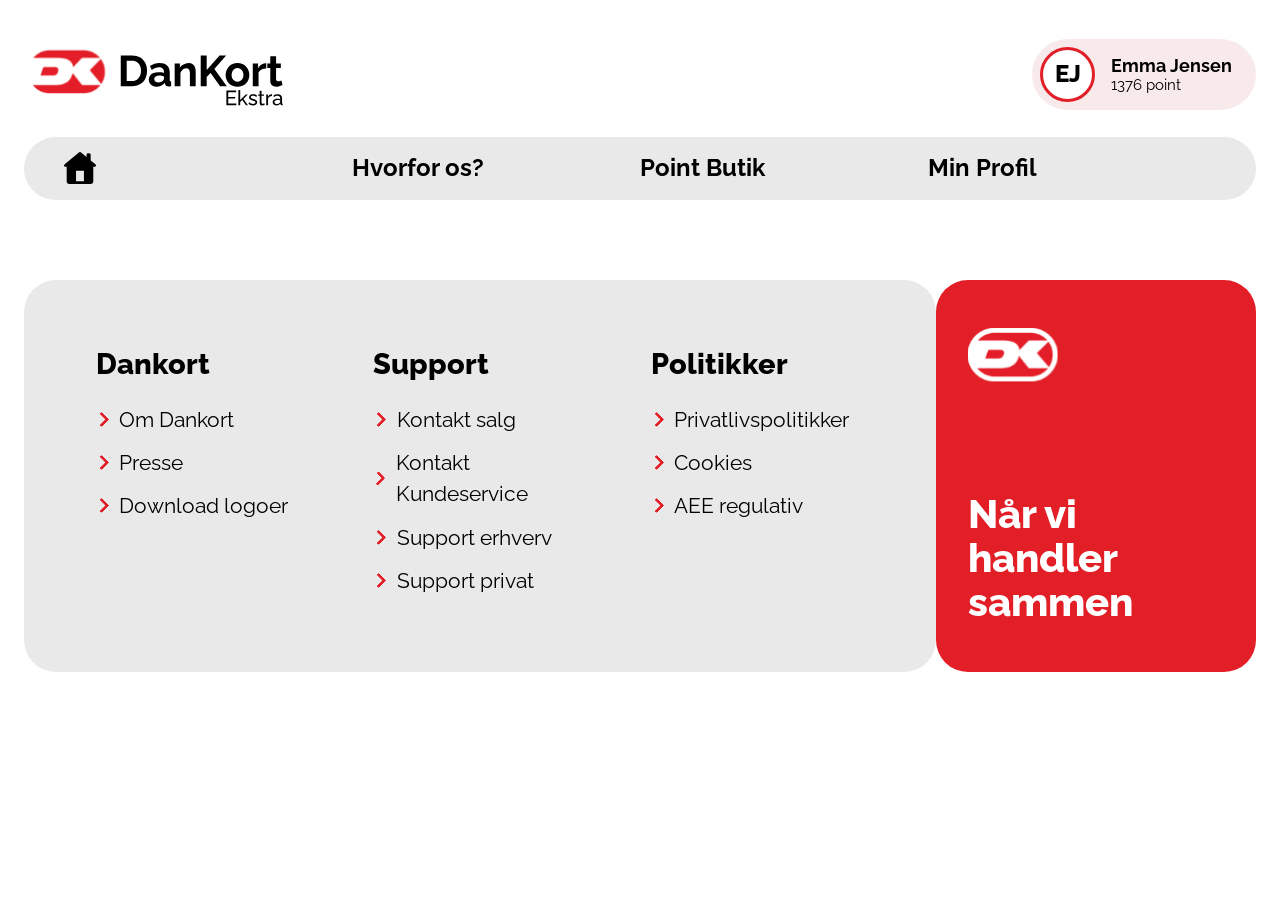
<file: dynamic.html>
<!doctype html>
<html lang="da">
  <head>
    <meta charset="UTF-8" />
    <meta name="viewport" content="width=device-width, initial-scale=1.0" />
    <link rel="icon" type="image/svg+xml" href="img/header-footer/logo.svg" />
    <title>Dankort</title>
    <link rel="stylesheet" href="css/reset.css" />
    <link rel="stylesheet" href="css/generel.css" />
    <link rel="stylesheet" href="css/componenter.css" />
    <link rel="stylesheet" href="css/index.css" />
    <link rel="preconnect" href="https://fonts.googleapis.com" />
    <link rel="preconnect" href="https://fonts.gstatic.com" crossorigin />
    <link
      href="https://fonts.googleapis.com/css2?family=Aboreto&family=Alegreya:ital,wght@0,400..900;1,400..900&family=Dela+Gothic+One&family=Delius&family=Inter:ital,opsz,wght@0,14..32,100..900;1,14..32,100..900&family=Krona+One&family=Lora:ital,wght@0,400..700;1,400..700&family=Montserrat:ital,wght@0,100..900;1,100..900&family=Noto+Serif:ital,wght@0,100..900;1,100..900&family=Pacifico&family=Patrick+Hand&family=Playfair+Display:ital,wght@0,400..900;1,400..900&family=Raleway:ital,wght@0,100..900;1,100..900&family=Roboto:ital,wght@0,100..900;1,100..900&family=Rokkitt:ital,wght@0,100..900;1,100..900&family=Sigmar+One&family=Story+Script&family=Walter+Turncoat&display=swap"
      rel="stylesheet"
    />
  </head>
  <body>
    <!--- Header --->
    <header class="header">
      <div class="header-top">
        <!-- Burger menu (mobil + tablet) -->
        <button class="burger-btn" aria-label="Åbn menu">
          <span></span>
          <span></span>
          <span></span>
        </button>

        <a href="#" class="logo">
          <img
            src="img/header-footer/header-logo.svg"
            alt="DanKort Ekstra logo"
          />
        </a>

        <!-- KUN: Mobil & Tablet -->
        <div class="profile-mobile">
          <span>EJ</span>
        </div>

        <!--  KUN: Desktop -->
        <div class="profile-desktop">
          <div class="profile-circle">
            <span>EJ</span>
          </div>
          <div class="profile-info">
            <p class="name">Emma Jensen</p>
            <p class="points">1376 point</p>
          </div>
        </div>
      </div>

      <!-- NAVIGATION -->
      <nav class="nav">
        <div class="nav-inner">
          <div class="menu-top">
            <a href="#" class="menu-logo">
              <img src="img/header-footer/logo.svg" alt="Dankort logo" />
            </a>

            <button class="menu-close" aria-label="Luk menu">✕</button>
          </div>

          <ul>
            <li>
              <a href="index.html">
                <img src="img/header-footer/hus.svg" alt="Forside" />
              </a>
            </li>
            <li><a href="about.html">Hvorfor os?</a></li>
            <li><a href="points.html">Point Butik</a></li>
            <li><a href="profile.html">Min Profil</a></li>
          </ul>
        </div>
      </nav>
    </header>
    <!-- Main -->
    <main></main>

    <!-- Footer-->
    <footer class="footer">
      <div class="footer-container">
        <!-- Grå boks -->
        <div class="footer-links">
          <div class="footer-section">
            <h3>Dankort</h3>
            <ul>
              <li>
                <a href="#"><span class="footer-arrow"></span>Om Dankort</a>
              </li>
              <li>
                <a href="#"><span class="footer-arrow"></span>Presse</a>
              </li>
              <li>
                <a href="#"
                  ><span class="footer-arrow"></span>Download logoer</a
                >
              </li>
            </ul>
          </div>

          <div class="footer-section">
            <h3>Support</h3>
            <ul>
              <li>
                <a href="#"><span class="footer-arrow"></span>Kontakt salg</a>
              </li>
              <li>
                <a href="#"
                  ><span class="footer-arrow"></span>Kontakt Kundeservice</a
                >
              </li>
              <li>
                <a href="#"
                  ><span class="footer-arrow"></span>Support erhverv</a
                >
              </li>
              <li>
                <a href="#"><span class="footer-arrow"></span>Support privat</a>
              </li>
            </ul>
          </div>

          <div class="footer-section">
            <h3>Politikker</h3>
            <ul>
              <li>
                <a href="#"
                  ><span class="footer-arrow"></span>Privatlivspolitikker</a
                >
              </li>
              <li>
                <a href="#"><span class="footer-arrow"></span>Cookies</a>
              </li>
              <li>
                <a href="#"><span class="footer-arrow"></span>AEE regulativ</a>
              </li>
            </ul>
          </div>
        </div>

        <!-- Rød boks -->
        <div class="footer-brand">
          <img src="img/header-footer/logo.svg" alt="Dankort logo" />
          <h2>Når vi handler sammen</h2>
        </div>
      </div>
    </footer>
    <!-- Link til JS -->
    <script src="javascript/menu.js"></script>
  </body>
</html>
</file>
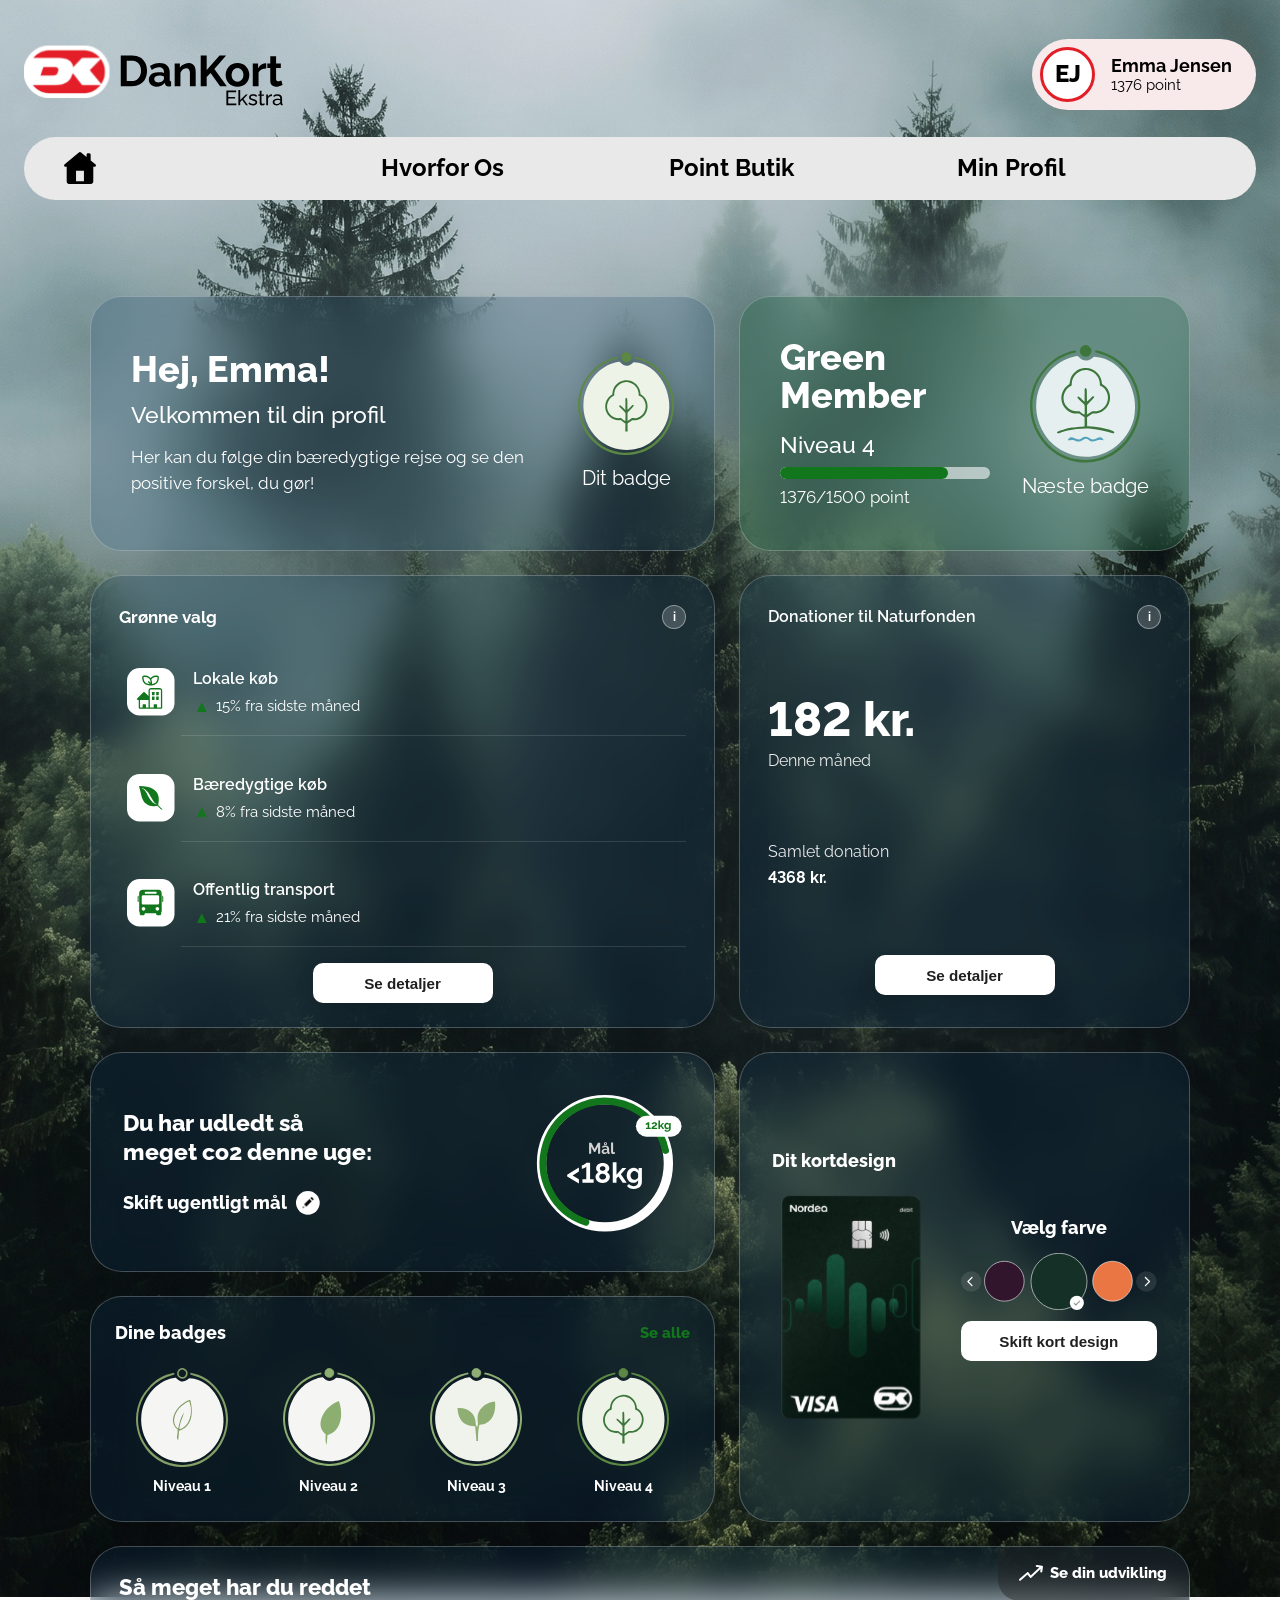
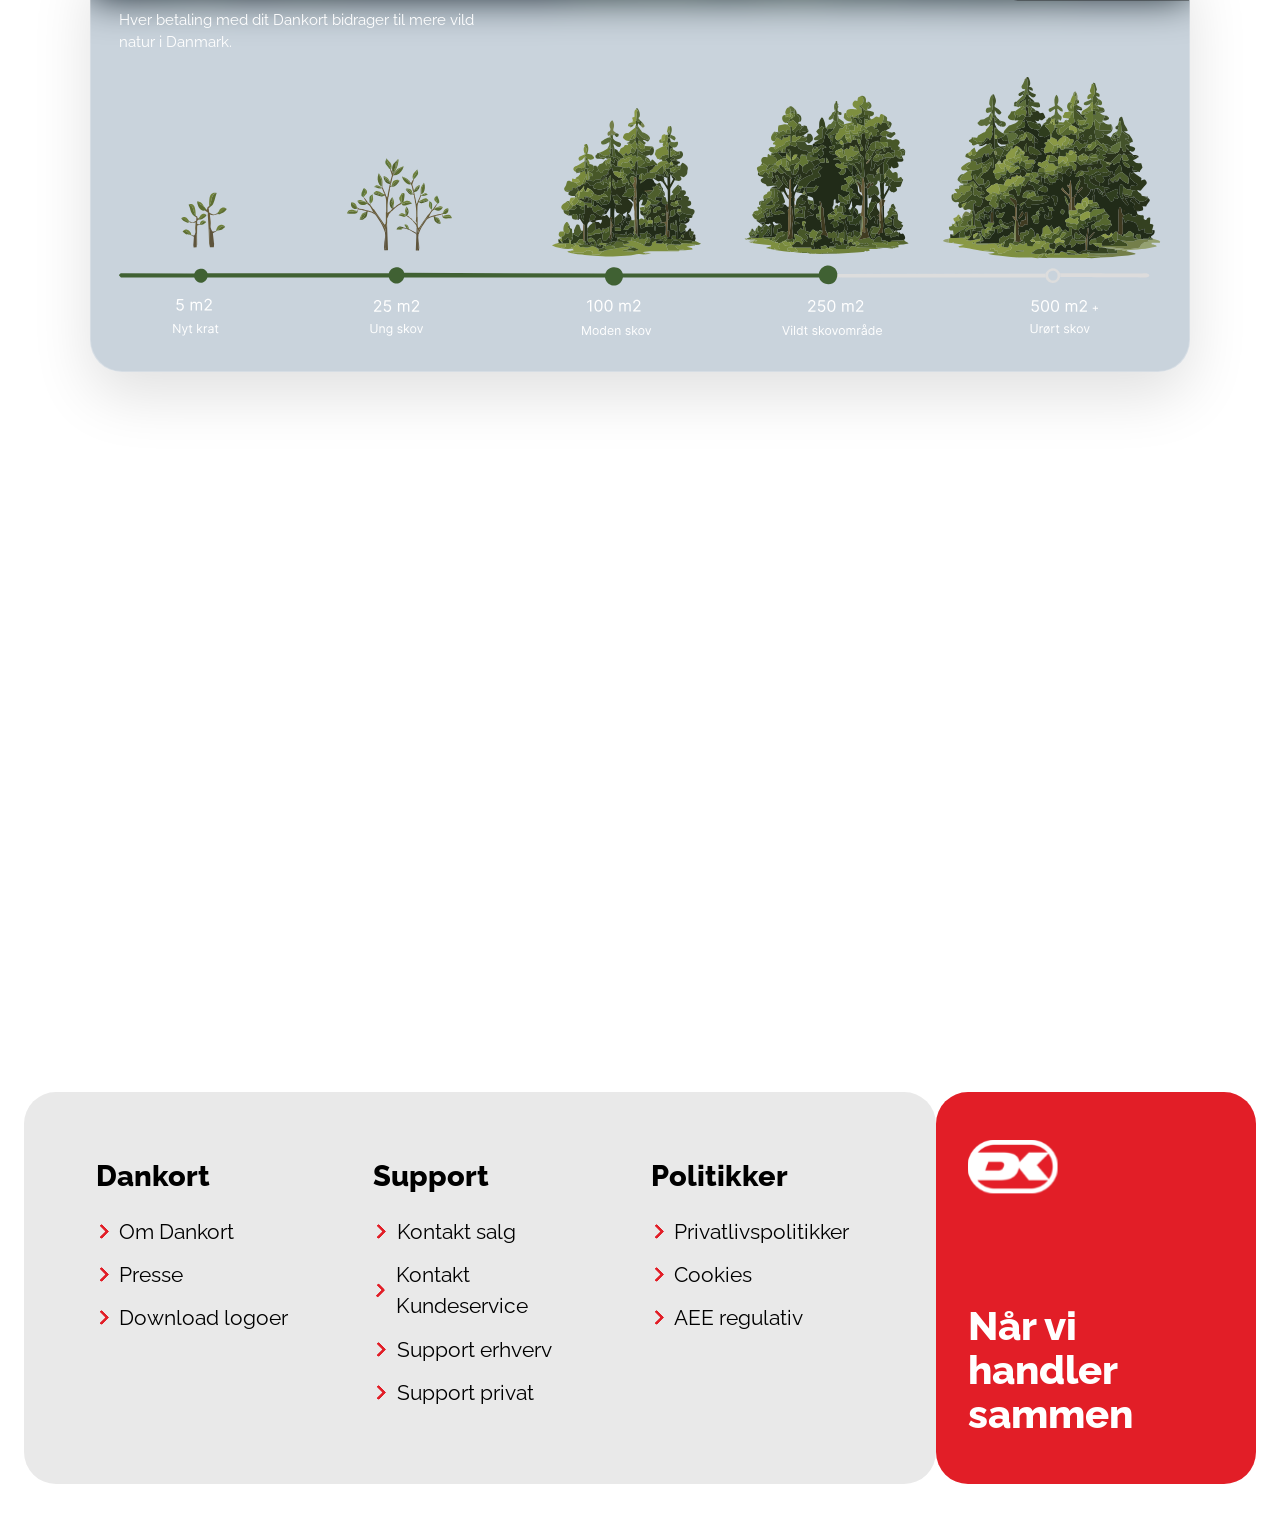
<file: profile.html>
<!doctype html>
<html lang="da">
  <head>
    <meta charset="UTF-8" />
    <meta name="viewport" content="width=device-width, initial-scale=1.0" />
    <link rel="icon" type="image/svg+xml" href="img/header-footer/logo.svg" />
    <title>Dankort Ekstra</title>
    <link rel="stylesheet" href="css/reset.css" />
    <link rel="stylesheet" href="css/generel.css" />
    <link rel="stylesheet" href="css/componenter.css" />
    <link rel="stylesheet" href="css/profile.css" />
    <link rel="stylesheet" href="css/index.css" />
    <link rel="preconnect" href="https://fonts.googleapis.com" />
    <link rel="preconnect" href="https://fonts.gstatic.com" crossorigin />
    <link
      href="https://fonts.googleapis.com/css2?family=Aboreto&family=Alegreya:ital,wght@0,400..900;1,400..900&family=Dela+Gothic+One&family=Delius&family=Inter:ital,opsz,wght@0,14..32,100..900;1,14..32,100..900&family=Krona+One&family=Lora:ital,wght@0,400..700;1,400..700&family=Montserrat:ital,wght@0,100..900;1,100..900&family=Noto+Serif:ital,wght@0,100..900;1,100..900&family=Pacifico&family=Patrick+Hand&family=Playfair+Display:ital,wght@0,400..900;1,400..900&family=Raleway:ital,wght@0,100..900;1,100..900&family=Roboto:ital,wght@0,100..900;1,100..900&family=Rokkitt:ital,wght@0,100..900;1,100..900&family=Sigmar+One&family=Story+Script&family=Walter+Turncoat&display=swap"
      rel="stylesheet"
    />
  </head>
  <body>
    <!-- Header -->
    <header class="header">
      <div class="header-top">
        <!-- Burger menu (mobil + tablet) -->
        <button class="burger-btn" aria-label="Åbn menu">
          <span></span>
          <span></span>
          <span></span>
        </button>

        <a href="index.html" class="logo">
          <img
            src="img/header-footer/header-logo.svg"
            alt="DanKort Ekstra logo"
          />
        </a>

        <!-- KUN: Mobil & Tablet -->
        <a href="profile.html">
          <div class="profile-mobile">
            <span>EJ</span>
          </div>
        </a>

        <!--  KUN: Desktop -->
        <div class="profile-desktop">
          <a href="profile.html">
            <div class="profile-circle">
              <span>EJ</span>
            </div>
          </a>
          <div class="profile-info">
            <p class="name">Emma Jensen</p>
            <p class="points">1376 point</p>
          </div>
        </div>
      </div>
      <!-- NAVIGATION -->
      <nav class="nav">
        <div class="nav-inner">
          <div class="menu-top">
            <a href="index.html" class="menu-logo">
              <img src="img/header-footer/logo.svg" alt="Dankort logo" />
            </a>

            <button class="menu-close" aria-label="Luk menu">✕</button>
          </div>

          <ul>
            <li>
              <a href="index.html">
                <img src="img/header-footer/hus.svg" alt="Forside" />
              </a>
            </li>
            <li class="forside-link">
              <a class="nav-link" href="index.html">Forside</a>
            </li>
            <li><a class="nav-link" href="about.html">Hvorfor Os</a></li>
            <li><a class="nav-link" href="points.html">Point Butik</a></li>
            <li><a class="nav-link" href="profile.html">Min Profil</a></li>
          </ul>
        </div>
      </nav>
    </header>
    <!-- Main -->
    <main>
      <section class="profile-hero">
        <div class="profile-badge">
          <div class="badge-copy">
            <p class="badge-greeting">Hej, Emma!</p>
            <p class="badge-title">Velkommen til din profil</p>
            <p class="badge-text">
              Her kan du følge din bæredygtige rejse og se den positive forskel,
              du gør!
            </p>
          </div>
          <div class="badge-image">
            <img src="img/profile/badge4.svg" alt="Badge ikon" />
            <p>Dit badge</p>
          </div>
        </div>
        <div class="profile-member-rank">
          <div class="rank-copy">
            <p class="rank-title">Green Member</p>
            <p class="rank-level">Niveau 4</p>
            <div
              class="rank-progress"
              role="progressbar"
              aria-label="1376 ud af 1500 point"
              aria-valuenow="1376"
              aria-valuemin="0"
              aria-valuemax="1500"
            >
              <span></span>
            </div>
            <p class="rank-points">
              <span class="tabular-tal">1376/1500</span> point
            </p>
          </div>
          <div class="rank-badge">
            <img src="img/profile/RANK.svg" alt="Rank ikon" />
            <p>Næste badge</p>
          </div>
        </div>
        <div class="donation-card">
          <div class="donation-header">
            <p class="donation-title">Donationer til Naturfonden</p>
            <span class="donation-info">i</span>
          </div>
          <div class="donation-value-row">
            <p class="donation-value tabular-tal">182 kr.</p>
            <p class="donation-subtitle">Denne måned</p>
          </div>
          <p class="donation-total">
            Samlet donation <br />
            <span class="tabular-tal">4368 kr.</span>
          </p>
          <button class="donation-button">Se detaljer</button>
        </div>
        <div class="green-choice-card">
          <div class="green-choice-header">
            <p class="green-choice-title">Grønne valg</p>
            <span class="donation-info">i</span>
          </div>

          <div class="green-choice-item">
            <div class="green-choice-icon">
              <img src="img/profile/local.svg" alt="Lokale køb" />
            </div>
            <div class="green-choice-copy">
              <p class="green-choice-item-title">Lokale køb</p>
              <p class="green-choice-item-note">15% fra sidste måned</p>
            </div>
          </div>

          <div class="green-choice-item">
            <div class="green-choice-icon">
              <img src="img/profile/sustainable.svg" alt="Bæredygtige køb" />
            </div>
            <div class="green-choice-copy">
              <p class="green-choice-item-title">Bæredygtige køb</p>
              <p class="green-choice-item-note">8% fra sidste måned</p>
            </div>
          </div>

          <div class="green-choice-item">
            <div class="green-choice-icon">
              <img src="img/profile/transport.svg" alt="Offentlig transport" />
            </div>
            <div class="green-choice-copy">
              <p class="green-choice-item-title">Offentlig transport</p>
              <p class="green-choice-item-note">21% fra sidste måned</p>
            </div>
          </div>
          <button class="donation-button">Se detaljer</button>
        </div>

        <div class="co2-illustration-section">
          <div class="co2-copy">
            <p class="co2-title">
              Du har udledt så <br />
              meget co2 denne uge:
            </p>
            <button class="co2-goal-button">
              Skift ugentligt mål
              <img src="img/profile/blyant.svg" alt="" />
            </button>
          </div>
          <div class="co2-status">
            <img src="img/profile/cirkle-status.svg" alt="CO2 mål under 18kg" />
          </div>
        </div>

        <div class="badges-illustration-section">
          <div class="badges-header">
            <p class="badges-title">Dine badges</p>
            <a class="badges-link" href="#">Se alle</a>
          </div>
          <div class="badges-list">
            <div class="badge-item">
              <img src="img/profile/badge1.svg" alt="Badge 1" />
              <p>Niveau 1</p>
            </div>
            <div class="badge-item">
              <img src="img/profile/badge2.svg" alt="Badge 2" />
              <p>Niveau 2</p>
            </div>
            <div class="badge-item">
              <img src="img/profile/bagde3.svg" alt="Badge 3" />
              <p>Niveau 3</p>
            </div>
            <div class="badge-item">
              <img src="img/profile/badge4.svg" alt="Badge 4" />
              <p>Niveau 4</p>
            </div>
          </div>
        </div>

        <div class="card-design-card">
          <div class="card-design-preview">
            <p class="card-design-title">Dit kortdesign</p>
            <img
              class="card-design-card-image"
              src="img/profile/Generated with Kive.ai - Change only the blue color elements of this Nordea debit card to the exact dark green color %23153127 while preserving everything else exactly as it is. Do not change the background_ layout_ logos_ typography_ chi (1) 1.svg"
              alt="Grønt Nordea kort"
            />
          </div>

          <div class="card-design-controls">
            <p class="card-design-label">Vælg farve</p>
            <img
              class="card-design-colors"
              src="img/profile/colors.svg"
              alt="Farvevalg"
            />
            <button class="card-design-button">Skift kort design</button>
          </div>
        </div>

        <div class="development-illustration-section">
          <div class="development-header">
            <div class="development-copy">
              <p class="development-title">Så meget har du reddet</p>
              <p class="development-text">
                Hver betaling med dit Dankort bidrager til mere vild natur i
                Danmark.
              </p>
            </div>
            <a class="development-link" href="#">
              <img src="img/profile/arrow.svg" alt="" />
              Se din udvikling
            </a>
          </div>
          <img
            class="development-track"
            src="img/profile/track-impact.svg"
            alt="Udvikling over reddet natur"
          />
          <img
            class="development-track-mobile"
            src="img/profile/track-impact-mobile.svg"
            alt="Udvikling over reddet natur"
          />
        </div>
      </section>
    </main>

    <!-- Footer-->
    <footer class="footer">
      <div class="footer-container">
        <!-- Grå boks -->
        <div class="footer-links">
          <div class="footer-section">
            <h3>Dankort</h3>
            <ul>
              <li>
                <a href="#"><span class="footer-arrow"></span>Om Dankort</a>
              </li>
              <li>
                <a href="#"><span class="footer-arrow"></span>Presse</a>
              </li>
              <li>
                <a href="#"
                  ><span class="footer-arrow"></span>Download logoer</a
                >
              </li>
            </ul>
          </div>

          <div class="footer-section">
            <h3>Support</h3>
            <ul>
              <li>
                <a href="#"><span class="footer-arrow"></span>Kontakt salg</a>
              </li>
              <li>
                <a href="#"
                  ><span class="footer-arrow"></span>Kontakt Kundeservice</a
                >
              </li>
              <li>
                <a href="#"
                  ><span class="footer-arrow"></span>Support erhverv</a
                >
              </li>
              <li>
                <a href="#"><span class="footer-arrow"></span>Support privat</a>
              </li>
            </ul>
          </div>

          <div class="footer-section">
            <h3>Politikker</h3>
            <ul>
              <li>
                <a href="#"
                  ><span class="footer-arrow"></span>Privatlivspolitikker</a
                >
              </li>
              <li>
                <a href="#"><span class="footer-arrow"></span>Cookies</a>
              </li>
              <li>
                <a href="#"><span class="footer-arrow"></span>AEE regulativ</a>
              </li>
            </ul>
          </div>
        </div>

        <!-- Rød boks -->
        <div class="footer-brand">
          <img src="img/header-footer/logo.svg" alt="Dankort logo" />
          <h2>Når vi handler sammen</h2>
        </div>
      </div>
    </footer>
    <!-- Link til JS -->
    <script src="javascript/menu.js"></script>
  </body>
</html>
</file>
<file: css/generel.css>
:root {
  /* bagrunds farve */
  --color-bg-primary: #ffffff;

  /* brugte farver */
  --color-grey: #e9e9e9;
  --color-red: #e21e27;
  --color-pink-beige: #f8eaea;
  --color-dark: #202020;

  /* Font */
  --font-primary: "Raleway", sans-serif;
  --color-text-primary: #000000;
  --color-text-secondary: #ffffff;

  /* Border radius */
  --radius-small: 0.5rem;
  --radius-medium: 2rem;
}
/* --------- BREDDE I MAIN ---------*/
main {
  max-width: 1400px;
  margin: 0 auto;
  padding: 0 1.5rem;
}
/* --- tablet ---*/
@media (min-width: 768px) {
  main {
    padding: 0 3rem;
  }
}
/* --- desktop ---*/
@media (min-width: 1024px) {
  main {
    padding: 0 1.5rem;
  }
  .page-content {
    max-width: 1200px;
    margin: 0 auto;
    padding-top: 3rem;
  }
}
/* --------- FONT---------*/
body {
  background-color: var(--color-bg-primary);
  font-family: var(--font-primary);
  font-weight: 400;
  line-height: 1.5;
  color: var(--color-text-primary);
}

h1 {
  font-size: 2.5rem;
  font-weight: 800;
  line-height: 1.1;
}

h2 {
  font-size: 1.85rem;
  font-weight: 600;
  line-height: 1.3;
}

h3 {
  font-size: 1.25rem;
  font-weight: 400;
  line-height: 1.4;
}

p {
  font-size: 1rem;
  font-weight: 400;
  line-height: 1.6;
}
/* --------- CTA---------*/
.red-cta {
  background-color: var(--color-red);
  color: var(--color-text-secondary);
}
.grey-cta {
  background-color: var(--color-grey);
  color: var(--color-text-primary);
}
.white-cta {
  background-color: var(--color-bg-primary);
  color: var(--color-text-primary);
}
.red-cta,
.grey-cta,
.white-cta {
  display: inline-flex;
  justify-content: center;
  align-items: center;
  font-family: var(--font-primary);
  font-size: 0.7rem;
  font-weight: 800;
  line-height: 1.1;
  text-align: center;
  padding: 0.65rem 1.3rem;
  border-radius: var(--radius-small);
  border: none;
  cursor: pointer;
  transition:
    transform 0.2s ease,
    opacity 0.2s ease;
}

.red-cta:hover,
.grey-cta:hover,
.white-cta:hover {
  transform: scale(1.02);
  opacity: 0.95;
}

/* --------- TABLET ---------*/
@media (min-width: 768px) {
  /* --------- FONT---------*/
  h1 {
    font-size: 3.5rem;
  }

  h2 {
    font-size: 2rem;
  }
  h3 {
    font-size: 1.6rem;
  }

  p {
    font-size: 1.125rem;
  }
  /* --------- CTA---------*/
  .red-cta,
  .grey-cta,
  .white-cta {
    font-size: 0.9rem;
    padding: 0.85rem 1.7rem;
  }
}
/* --------- DESKTOP ---------*/
@media (min-width: 1024px) {
  /* --------- FONT---------*/
  h1 {
    font-size: 4.5rem;
  }

  h2 {
    font-size: 3rem;
  }
  h3 {
    font-size: 1.75rem;
  }
  p {
    font-size: 1.25rem;
  }

  /* --------- CTA---------*/
  .red-cta,
  .grey-cta,
  .white-cta {
    font-size: 1rem;
    padding: 0.8rem 1.8rem;
  }
}
</file>
<file: css/componenter.css>
/* ------------------------- HEADER ------------------------- */
.header {
  padding: 2rem 1.5rem;
}

/* ---------- toppen ---------- */
.header-top {
  display: flex;
  align-items: center;
  justify-content: space-between;
  margin-bottom: 1.25rem;
}
/* --- logo --- */
.logo {
  display: flex;
  justify-content: center;
}
.logo img {
  width: 155px;
  height: auto;
}

/* ------ profil cirklen ------ */
.profile-mobile {
  width: 45px;
  height: 45px;
  border: 2px solid var(--color-red);
  border-radius: 50%;
  display: flex;
  justify-content: center;
  align-items: center;
  font-weight: 800;
  font-size: 1rem;
  z-index: 1001;
}
/* Skuljer fulde navn & point - som kun vises i desktop */
.profile-desktop {
  display: none;
}

/* ---------- BURGER MENU ---------- */
.burger-btn {
  display: flex;
  flex-direction: column;
  justify-content: center;
  align-items: flex-start;
  width: 40px;
  height: 40px;
  background: none;
  border: none;
  padding: 0;
  cursor: pointer;
  flex-shrink: 0;
  z-index: 1002;
  gap: 0.22rem;
  justify-self: start;
}
/* Selve knappen (de 3 streger) */
.burger-btn span {
  display: block;
  width: 14px;
  height: 1.5px;
  background-color: var(--color-text-primary);
  border-radius: 999px;
}

/* Skjul knappen når menu er åben */
.header.menu-open .burger-btn {
  opacity: 0;
  pointer-events: none;
}

/* ------ når popupmenu er ÅBEN ------ */
.nav {
  display: none;
  position: fixed;
  inset: 0;
  width: 100%;
  height: 100vh;
  background: rgba(255, 255, 255, 0.35);
  backdrop-filter: blur(12px);
  -webkit-backdrop-filter: blur(12px);
  z-index: 1000;
}
/* når menu åbnes */
.header.menu-open .nav {
  display: block;
}
.nav-inner {
  width: 82%;
  max-width: 420px;
  height: 100%;
  background: rgba(255, 255, 255, 0.72);
  backdrop-filter: blur(18px);
  -webkit-backdrop-filter: blur(18px);
  border-top-right-radius: 2.5rem;
  border-bottom-right-radius: 2.5rem;
  padding: 2rem;
  display: flex;
  flex-direction: column;
}
.menu-top {
  display: flex;
  justify-content: space-between;
  align-items: center;
  margin-bottom: 3rem;
}

.menu-logo img {
  width: 80px;
  height: auto;
}
/* krydset */
.menu-close {
  background: none;
  border: none;
  font-size: 1.6rem;
  line-height: 1;
  cursor: pointer;
  color: var(--color-text-primary);
}
/* hus skjules i popup menuen */
.nav li:first-child {
  display: none;
}
/* --- navigationen --- */
.nav ul {
  display: flex;
  flex-direction: column;
  align-items: flex-start;
  gap: 2.5rem;
  width: 100%;
  padding: 0;
}

.nav li {
  width: 100%;
  list-style: none;
}

.nav a {
  font-size: 1.5rem;
  font-weight: 500;
}

/* skujler profilcirkel når menu åben  */
.header.menu-open .profile-mobile {
  opacity: 0;
  pointer-events: none;
}

/* --------- TABLET --------- */
@media (min-width: 768px) {
  .header {
    padding: 3rem;
  }

  /* burgermenu knap */
  .burger-btn {
    width: 45px;
    height: 15px;
  }

  .burger-btn span {
    width: 24px;
    height: 4px;
  }
  /* logo */
  .logo img {
    width: 220px;
  }

  .profile-mobile {
    width: 85px;
    height: 85px;
    font-size: 2rem;
  }

  .nav-inner {
    max-width: 520px;
    padding: 3rem;
  }

  .menu-logo img {
    width: 140px;
  }

  .menu-close {
    font-size: 2rem;
  }

  .nav a {
    font-size: 3rem;
  }

  .nav li:first-child img {
    width: 52px;
  }
}

/* --------- DESKTOP --------- */
@media (min-width: 1024px) {
  .header {
    max-width: 1400px;
    margin: 0 auto;
    padding: 2rem 1.5rem;
  }

  /* Fjern burger menu knap */
  .burger-btn {
    display: none;
  }

  /* fjerner forside linket i nav */
  .forside-link {
    display: none;
  }

  /* ---------- TOP - original desktop ---------- */
  .header-top {
    align-items: center;
    justify-content: space-between;
    margin-bottom: 1.25rem;
  }

  .logo {
    margin-right: 0;
  }

  .logo img {
    width: 260px;
  }

  /* Skjul mobil cirkel */
  .profile-mobile {
    display: none;
  }

  /* Desktop profil */
  .profile-desktop {
    display: flex;
    align-items: center;
    background-color: var(--color-pink-beige);
    padding: 0.5rem 1.5rem 0.5rem 0.5rem;
    border-radius: 999px;
    gap: 1rem;
  }

  .profile-circle {
    width: 55px;
    height: 55px;
    border: 3px solid var(--color-red);
    border-radius: 50%;
    display: flex;
    justify-content: center;
    align-items: center;
    font-weight: 800;
    font-size: 1.5rem;
    background-color: var(--color-bg-primary);
    transition: 0.3s ease;
  }

  .profile-circle:hover {
    transform: scale(1.08);
  }

  .profile-info .name {
    font-weight: 700;
    font-size: 1.1rem;
    line-height: 1.2;
  }

  .profile-info .points {
    font-size: 0.95rem;
    line-height: 1.2;
  }

  /* ---------- NAVIGATION DESKTOP ---------- */

  .nav {
    display: block;
    position: static;
    width: 100%;
    height: auto;
    background: var(--color-grey);
    backdrop-filter: none;
    -webkit-backdrop-filter: none;
    border-radius: 40px;
    padding: 0.85rem 2.5rem;
  }

  .nav-inner {
    width: 100%;
    max-width: none;
    height: auto;
    background: none;
    backdrop-filter: none;
    padding: 0;
    border-radius: 0;
  }

  .menu-top {
    display: none;
  }
  /* ------ nav links ------ */

  .nav ul {
    flex-direction: row;
    justify-content: space-between;
    align-items: center;
    gap: 0;
  }

  .nav a {
    font-size: 1.5rem;
    font-weight: 700;
  }

  .nav-link {
    padding: 0.8rem 1.8rem;
    border-radius: 999px;
    transition: 0.25s ease;
  }

  .nav-link:hover {
    background-color: var(--color-red);
    color: white;
  }

  /* ------ huset ------ */
  .nav li:first-child {
    display: block;
  }
  .nav li:first-child img {
    width: 32px;
  }

  .nav li:first-child img {
    transition: 0.25s ease;
  }

  .nav li:first-child img:hover {
    transform: scale(1.12);
  }
}
/* ------------------------- FOOTER ------------------------- */
.footer {
  padding: 2rem 1.5rem;
}

.footer-container {
  display: flex;
  flex-direction: column;
  gap: 0;
}

/* ---------- GRÅ BOKS ---------- */
.footer-links {
  background-color: var(--color-grey);
  border-radius: 2rem;
  padding: 2.5rem 2rem;
  display: flex;
  flex-direction: column;
  gap: 3rem;
  margin: 0;
}
.footer-section h3 {
  font-size: 1.6rem;
  font-weight: 800;
  margin-bottom: 1rem;
}

.footer-section ul {
  list-style: none;
  padding: 0;
}

.footer-section li {
  margin-bottom: 0.75rem;
}

/* ------ LINKS ------ */
.footer-section a {
  font-size: 1.15rem;
  font-weight: 400;
  display: inline-flex;
  align-items: center;
  gap: 0.35rem;
}

/* ---------- PIL---------- */
.footer-arrow {
  width: 0.7rem;
  height: 0.7rem;
  border-top: 0.22rem solid var(--color-red);
  border-right: 0.22rem solid var(--color-red);
  border-radius: 0.12rem;
  transform: rotate(45deg);
  margin-right: 0.35rem;
}

/* ---------- RØD BOKS ---------- */
.footer-brand {
  background-color: var(--color-red);
  border-radius: 2rem;
  padding: 2rem;
  min-height: 280px;
  display: flex;
  flex-direction: column;
  justify-content: space-between;
  margin: 0;
}

.footer-brand img {
  width: 65px;
  height: auto;
}

.footer-brand h2 {
  color: var(--color-text-secondary);
  font-size: 2rem;
  font-weight: 800;
  line-height: 1.1;
  max-width: 220px;
}

/* --------- DESKTOP ---------*/
@media (min-width: 1024px) {
  .footer {
    padding: 3rem;
  }

  .footer-container {
    flex-direction: row;
    align-items: stretch;
    gap: 0;
  }

  .footer-links {
    flex: 1.4;
    padding: 3rem;
    gap: 3rem;
  }

  /* Punkter stadig under hinanden */
  .footer-section h3 {
    font-size: 2.2rem;
  }

  .footer-section a {
    font-size: 1.5rem;
  }

  .footer-brand {
    flex: 1;
    min-height: auto;
    padding: 3rem;
  }

  .footer-brand img {
    width: 95px;
  }

  .footer-brand h2 {
    font-size: 3rem;
    max-width: 260px;
  }
}

/* --------- DESKTOP ---------*/
@media (min-width: 1024px) {
  .footer {
    max-width: 1400px;
    margin: 0 auto;
    padding: 3rem 1.5rem;
  }

  .footer-container {
    flex-direction: row;
    gap: 0;
  }
  /* ------ LINKS ------ */
  .footer-section a {
    font-size: 1.3rem;
    display: inline-flex;
    align-items: center;
    gap: 0.4rem;
  }

  /* Lang grå boks */
  .footer-links {
    flex: 3;
    flex-direction: row;
    justify-content: space-between;
    align-items: flex-start;
    padding: 4rem 4.5rem;
    gap: 4rem;
  }

  .footer-section {
    flex: 1;
  }

  .footer-section h3 {
    font-size: 1.8rem;
    margin-bottom: 1.25rem;
  }
  /* ---------- PIL---------- */
  .footer-arrow {
    color: var(--color-red);
    font-weight: 700;
  }

  .footer-brand {
    flex: 1;
    padding: 3rem 2rem;
    min-height: 100%;
  }

  .footer-brand img {
    width: 90px;
  }

  .footer-brand h2 {
    font-size: 2.5rem;
    max-width: 220px;
  }
}
</file>
<file: css/index.css>
/* --------- MOBILE FIRST --------- */

/* Første sektion */
.hero-section {
  padding-top: 1.5rem;
}

.hero-card {
  position: relative;
  min-height: 38rem;
  border-radius: 2rem;
  overflow: hidden;
  background-image:
    linear-gradient(
      to bottom,
      rgba(0, 0, 0, 0.05) 0%,
      rgba(0, 0, 0, 0.15) 35%,
      rgba(0, 0, 0, 0.75) 100%
    ),
    url("../img/index/hero_baggrund.webp");
  background-size: cover;
  background-position: center;
}

.hero-payment-card {
  position: absolute;
  top: 3rem;
  left: 50%;
  width: 78%;
  max-width: 22rem;
  transform: translateX(-50%);
  z-index: 2;
}

.hero-content {
  position: absolute;
  left: 1.75rem;
  right: 1.75rem;
  bottom: 2rem;
  color: var(--color-text-secondary);
  z-index: 2;
}

.hero-content h1 {
  font-size: 2rem;
  line-height: 1.1;
  font-weight: 800;
  margin-bottom: 1.25rem;
}

.hero-content p {
  font-size: 1.25rem;
  line-height: 1.25;
}

/* Anden sektion */
.design-section {
  display: flex;
  flex-direction: column;
  gap: 2rem;
  padding-top: 9rem;
}

.design-content {
  display: flex;
  flex-direction: column;
  gap: 1.25rem;
}

.design-content h2 {
  font-size: 2rem;
  font-weight: 800;
  line-height: 1.2;
}

.design-content p {
  font-size: 1.25rem;
  line-height: 1.65;
}

.design-content .red-cta {
  display: inline-flex;
  align-self: flex-start;
  margin-top: 1rem;
  min-width: 12rem;
  min-height: 3.25rem;
}

.design-video {
  display: block;
  width: 100%;
  border-radius: var(--radius-medium, 2rem);
  object-fit: cover;
  overflow: hidden;
}

/* Tredje sektion */
.track-section {
  display: flex;
  flex-direction: column;
  gap: 2.25rem;
  padding-top: 10rem;
}

.track-content {
  display: contents;
}

.track-text-group {
  display: flex;
  flex-direction: column;
  gap: 0.7rem;
}

.track-intro {
  order: 1;
}

.track-picture {
  display: block;
  width: 100%;
  order: 2;
}

.track-action {
  order: 3;
}

.track-content h2 {
  font-size: 2rem;
  font-weight: 800;
  line-height: 1.15;
}

.track-content p {
  font-size: 1.25rem;
  line-height: 1.45;
}

.track-buttons {
  display: flex;
  flex-direction: column;
  gap: 1rem;
  width: 100%;
  max-width: 17rem;
  margin: 1.75rem auto 0;
}

.track-buttons .red-cta,
.track-buttons .grey-cta {
  width: 100%;
  min-height: 3.5rem;
  font-size: 1rem;
  border-radius: 0.65rem;
}

.track-image {
  width: 100%;
  border-radius: var(--radius-medium, 2rem);
}

/* Fjerde sektion */
.steps-section {
  position: relative;
  display: flex;
  flex-direction: column;
  gap: 2rem;
  padding-top: 10rem;
}

.steps-heading {
  display: none;
}

.steps-media {
  position: relative;
  min-height: 29rem;
  border-radius: var(--radius-medium, 2rem);
  overflow: hidden;
  order: 1;
}

.steps-video {
  width: 100%;
  height: 100%;
  object-fit: cover;
}

.steps-media::after {
  content: "Dit Kort. Dit Design.\A\A Dit Danmark.";
  white-space: pre-line;
  position: absolute;
  left: 2rem;
  right: 2rem;
  bottom: 2rem;
  color: var(--color-text-secondary);
  font-size: 1.75rem;
  font-weight: 800;
  line-height: 1.25;
  z-index: 2;
}

.steps-media::before {
  content: "";
  position: absolute;
  inset: 0;
  background: linear-gradient(
    to bottom,
    rgba(0, 0, 0, 0.05) 0%,
    rgba(0, 0, 0, 0.15) 45%,
    rgba(0, 0, 0, 0.55) 100%
  );
  z-index: 1;
}

.steps-card {
  position: relative;
  order: 2;
  background-color: #202020;
  color: var(--color-text-secondary);
  border-radius: var(--radius-medium, 2rem);
  padding: 2rem;
  overflow: hidden;
}

.steps-card::after {
  content: "";
  position: absolute;
  top: 0;
  right: 0;
  width: 42%;
  height: 3.5rem;
  background-color: var(--color-bg-primary);
  border-bottom-left-radius: var(--radius-medium);
  border-top-right-radius: var(--radius-medium);
  z-index: 1;
}

.steps-card h2,
.steps-card p,
.steps-card ol,
.steps-card a {
  position: relative;
  z-index: 2;
}

.steps-card h2 {
  font-size: 1.35rem;
  font-weight: 800;
  line-height: 1.15;
  margin-bottom: 3rem;
}

.steps-card p {
  font-size: 1.25rem;
  line-height: 1.7;
  margin-bottom: 2rem;
}

.steps-card ol {
  display: flex;
  flex-direction: column;
  gap: 1.25rem;
  padding-left: 1.25rem;
  margin-bottom: 2.5rem;
}

.steps-card li {
  font-size: 1rem;
  line-height: 1.7;
}

.steps-card .white-cta {
  display: flex;
  width: 100%;
  max-width: 13rem;
  min-height: 3.25rem;
  margin: 0 auto;
  font-size: 0.9rem;
}

/* Femte sektion */
.experience-section {
  display: flex;
  flex-direction: column;
  gap: 2.5rem;
  padding-top: 10rem;
}

.experience-content {
  display: flex;
  flex-direction: column;
  gap: 1.25rem;
}

.experience-content h2 {
  font-size: 2.4rem;
  font-weight: 800;
  line-height: 1.2;
}

.experience-content p {
  font-size: 1.8rem;
  line-height: 1.45;
}

.experience-buttons {
  display: flex;
  flex-direction: column;
  gap: 1rem;
  width: 100%;
  max-width: 17rem;
  margin: 1.5rem auto 0;
}

.experience-buttons .red-cta,
.experience-buttons .grey-cta {
  width: 100%;
  min-height: 3.75rem;
  font-size: 1.1rem;
  border-radius: 0.75rem;
}

.experience-image {
  width: 100%;
  border-radius: var(--radius-medium, 2rem);
  object-fit: cover;
}

/* Sjette sektion */
.features-section {
  display: grid;
  grid-template-columns: 1fr;
  gap: 1.5rem;
  justify-items: center;
  padding-top: 10rem;
  max-width: 1100px;
  margin: 0 auto;
}

.feature-card {
  width: min(100%, 250px);
  height: 170px;
  background-color: var(--color-red);
  color: var(--color-text-secondary);
  border-radius: 22px;
  text-align: center;
  padding: 28px 18px;
}

.feature-logo {
  width: 50px;
  height: auto;
  display: block;
  margin: 0 auto 15px;
}

.feature-card h2 {
  font-size: 18px;
  font-weight: 800;
  line-height: 1.2;
  margin-bottom: 0.5px;
}

.feature-card p {
  color: var(--color-text-secondary);
  font-size: 13px;
  line-height: 1.3;
  margin-top: 8px;
}

/* Syvende sektion */
.facts-section {
  display: flex;
  flex-direction: column;
  gap: 2rem;
  padding-top: 10rem;
  padding-bottom: 10rem;
}

.facts-image {
  width: 100%;
  border-radius: var(--radius-medium, 2rem);
  object-fit: cover;
}

.facts-content {
  display: flex;
  flex-direction: column;
  gap: 1.5rem;
}

.facts-content h2 {
  font-size: 2.8rem;
  font-weight: 800;
  line-height: 1.15;
}

.facts-list {
  display: flex;
  flex-direction: column;
  gap: 1rem;
  padding: 0;
  list-style: none;
}

.facts-list li {
  position: relative;
  padding-left: 1rem;
  font-size: 1.35rem;
  line-height: 1.35;
}

.facts-list li::before {
  content: "›";
  position: absolute;
  left: 0;
  top: -0.05rem;
  color: var(--color-red);
  font-size: 1.7rem;
  font-weight: 800;
  line-height: 1;
}

.facts-brand {
  display: flex;
  align-items: center;
  gap: 1rem;
  margin-top: 1.5rem;
}

.facts-brand img {
  width: 4.5rem;
  height: auto;
}

.facts-brand p {
  font-size: 1rem;
  line-height: 1.2;
}

/* --------- TABLET --------- */
@media (min-width: 768px) {
  /* Første sektion */
  .hero-card {
    min-height: 42rem;
  }

  .hero-payment-card {
    top: 3.5rem;
    width: 48%;
    max-width: 28rem;
  }

  .hero-content {
    left: 3rem;
    right: 3rem;
    bottom: 3rem;
    max-width: 44rem;
  }

  .hero-content h1 {
    font-size: 3.2rem;
  }

  .hero-content p {
    font-size: 1.7rem;
  }

  /* Anden sektion */
  .design-section {
    gap: 2.75rem;
    padding-top: 10rem;
    max-width: 42rem;
    margin: 0 auto;
  }

  .design-content {
    max-width: 38rem;
  }

  .design-content h2 {
    font-size: 2.6rem;
  }

  .design-content p {
    font-size: 1.35rem;
  }

  .design-content .red-cta {
    min-width: 13rem;
    min-height: 3.5rem;
    font-size: 1rem;
  }

  .design-video {
    max-width: 34rem;
  }

  /* Tredje sektion */
  .track-section {
    gap: 2.75rem;
    padding-top: 11rem;
    max-width: 42rem;
    margin: 0 auto;
  }

  .track-content h2 {
    font-size: 2.4rem;
  }

  .track-content p {
    font-size: 1.4rem;
  }

  .track-picture {
    width: 100%;
    max-width: none;
    margin: 0;
  }

  .track-buttons {
    max-width: 18rem;
    margin: 2rem auto 0;
  }

  .track-buttons .red-cta,
  .track-buttons .grey-cta {
    min-height: 3.75rem;
    font-size: 1.15rem;
  }

  /* Fjerde sektion */
  .steps-section {
    gap: 2.5rem;
    padding-top: 11rem;
    max-width: 42rem;
    margin: 0 auto;
  }

  .steps-media {
    min-height: 34rem;
  }

  .steps-media::after {
    left: 3rem;
    bottom: 3rem;
    font-size: 2.2rem;
  }

  .steps-card {
    padding: 2.5rem;
  }

  .steps-card h2 {
    font-size: 1.6rem;
  }

  .steps-card p {
    font-size: 1.35rem;
  }

  .steps-card li {
    font-size: 1.1rem;
  }

  /* Femte sektion */
  .experience-section {
    gap: 2.75rem;
    padding-top: 11rem;
    max-width: 42rem;
    margin: 0 auto;
  }

  .experience-content h2 {
    font-size: 2.7rem;
  }

  .experience-content p {
    font-size: 1.9rem;
  }

  .experience-buttons {
    max-width: 18rem;
  }

  .experience-buttons .red-cta,
  .experience-buttons .grey-cta {
    min-height: 3.9rem;
    font-size: 1.15rem;
  }

  .features-section {
    grid-template-columns: repeat(3, 1fr);
    gap: 2rem;
    max-width: 42rem;
    margin: 0 auto;
    padding-top: 11rem;
  }

  .feature-card {
    width: 100%;
    max-width: 13.5rem;
    height: 165px;
    padding: 28px 18px;
  }

  .feature-logo {
    width: 48px;
    margin-bottom: 14px;
  }

  /* Syvende sektion */
  .facts-section {
    gap: 2.75rem;
    padding-top: 11rem;
    padding-bottom: 10rem;
    max-width: 42rem;
    margin: 0 auto;
  }

  .facts-content h2 {
    font-size: 3rem;
  }

  .facts-list li {
    font-size: 1.45rem;
  }

  .facts-brand p {
    font-size: 1.45rem;
  }
}

/* --------- DESKTOP --------- */
@media (min-width: 1024px) {
  /* Tredje sektion */
  .track-section {
    display: grid;
    grid-template-columns: 0.75fr 1fr;
    align-items: center;
    gap: 4.5rem;
    max-width: 1200px;
    margin: 0 auto;
    padding-top: 12rem;
  }

  .track-content {
    display: flex;
    flex-direction: column;
    gap: 1.9rem;
  }

  .track-text-group {
    max-width: 31rem;
  }

  .track-content h2 {
    font-size: 2.15rem;
    line-height: 1.12;
  }

  .track-content p {
    font-size: 1.15rem;
    line-height: 1.5;
  }

  .track-picture {
    order: initial;
    width: 100%;
    max-width: 40rem;
    justify-self: end;
  }

  .track-buttons {
    flex-direction: row;
    max-width: none;
    margin: 3rem 0 0;
  }

  .track-buttons .red-cta,
  .track-buttons .grey-cta {
    width: auto;
    min-width: 11.5rem;
    min-height: 3.25rem;
    font-size: 1rem;
  }

  .track-image {
    width: 100%;
  }

  /* Fjerde sektion */
  .steps-section {
    display: grid;
    grid-template-columns: 1.15fr 0.85fr;
    align-items: stretch;
    gap: 1.5rem;
    max-width: 1100px;
    margin: 0 auto;
    padding-top: 12rem;
  }

  .steps-heading {
    display: block;
    position: absolute;
    top: 13.3rem;
    left: 36%;
    right: 0;
    z-index: 4;
    font-size: 2.4rem;
    font-weight: 800;
    line-height: 1.15;
    color: var(--color-text-primary);
  }

  .steps-card {
    order: 1;
    min-height: 34rem;
    padding: 2.5rem 3rem;
  }

  .steps-card::after {
    width: 52%;
    height: 5.5rem;
  }

  .steps-media {
    order: 2;
    height: calc(34rem - 5.5rem);
    align-self: end;
    min-height: 0;
    transform: none;
  }

  .steps-media::before,
  .steps-media::after {
    display: none;
  }

  .steps-card h2 {
    font-size: 2rem;
    margin-bottom: 4rem;
  }

  .steps-card p {
    font-size: 1.35rem;
    line-height: 1.45;
    margin-bottom: 2rem;
  }

  .steps-card ol {
    gap: 1.35rem;
  }

  .steps-card li {
    font-size: 1.1rem;
    line-height: 1.35;
  }

  .steps-card .white-cta {
    max-width: 12rem;
    min-height: 2.8rem;
    margin-top: 2rem;
  }

  /* Femte sektion */
  .experience-section {
    display: grid;
    grid-template-columns: 1fr 0.8fr;
    align-items: center;
    gap: 4.5rem;
    max-width: 1100px;
    margin: 0 auto;
    padding-top: 12rem;
  }

  .experience-content {
    gap: 1rem;
  }

  .experience-content h2 {
    font-size: 2.35rem;
    line-height: 1.12;
    max-width: 34rem;
  }

  .experience-content p {
    font-size: 1.45rem;
    line-height: 1.45;
    max-width: 33rem;
  }

  .experience-buttons {
    flex-direction: row;
    max-width: none;
    margin: 2rem 0 0;
  }

  .experience-buttons .red-cta,
  .experience-buttons .grey-cta {
    width: auto;
    min-width: 11.5rem;
    min-height: 3.25rem;
    font-size: 1rem;
  }

  .experience-image {
    width: 100%;
    max-width: 24rem;
    justify-self: end;
  }

  /* Sjette sektion */
  .features-section {
    grid-template-columns: repeat(3, minmax(0, 1fr));
    gap: 3rem;
    max-width: 950px;
    margin: 0 auto;
    padding-top: 12rem;
  }

  .feature-card {
    width: 100%;
    max-width: 15.5rem;
    height: 170px;
    padding: 28px 18px;
  }

  .feature-logo {
    width: 50px;
    margin-bottom: 15px;
  }

  /* Syvende sektion */
  .facts-section {
    display: grid;
    grid-template-columns: 0.9fr 1.1fr;
    align-items: center;
    gap: 4rem;
    max-width: 1100px;
    margin: 0 auto;
    padding-top: 12rem;
    padding-bottom: 11rem;
  }

  .facts-image {
    max-width: 24rem;
  }

  .facts-content {
    gap: 1.25rem;
  }

  .facts-content h2 {
    font-size: 2.8rem;
    line-height: 1.1;
  }

  .facts-list {
    gap: 1.25rem;
  }

  .facts-list li {
    font-size: 1.6rem;
    line-height: 1.3;
  }
  .facts-brand img {
    width: 4.5rem;
  }
  .facts-brand p {
    font-size: 1.35rem;
  }
}

/* --------- LARGE DESKTOP --------- */
@media (min-width: 1200px) {
  /* Første sektion */
  .hero-section {
    padding-top: 3rem;
  }

  .hero-card {
    height: 700px;
    width: min(1300px, calc(100vw - 80px));
    align-items: center;
    border-radius: 50px;
    margin-bottom: 95px;
    margin-top: -50px;
    margin-left: 50%;
    transform: translateX(-50%);
  }

  .hero-content {
    top: 50%;
    bottom: auto;
    left: 4.5rem;
    right: auto;
    max-width: 42rem;
    transform: translateY(-50%);
  }

  .hero-content h1 {
    font-size: 48px;
    font-weight: 700;
    line-height: 120%;
  }

  .hero-content p {
    font-size: 1.7rem;
  }

  .hero-payment-card {
    top: 50%;
    left: auto;
    right: 4.5rem;
    width: 32%;
    max-width: 30rem;
    transform: translateY(-50%);
  }

  /* Anden sektion */
  .design-section {
    display: grid;
    grid-template-columns: 1fr 1fr;
    align-items: center;
    gap: 3.5rem;
    padding-top: 11rem;
    max-width: 1100px;
    margin: 0 auto;
  }

  .design-video {
    order: 1;
    width: 100%;
    height: 400px;
    max-width: 34rem;
    justify-self: end;
  }

  .design-content {
    order: 2;
    max-width: 42rem;
    gap: 1.25rem;
  }

  .design-content h2 {
    font-size: 2.8rem;
    line-height: 1.1;
  }

  .design-content p {
    font-size: 1.15rem;
    line-height: 1.6;
  }

  .design-content .red-cta {
    display: inline-flex;
    align-self: flex-start;
    margin-top: 0;
    min-width: 12rem;
    min-height: 3.25rem;
  }
}
</file>
<file: css/profile.css>
/* --------- MOBILE FIRST ---------*/

body {
  background-image: url("../img/profile/Generated with Kive.ai - Ultra-realistic cinematic photograph of a dense Scandinavian forest covered in soft morning fog and mist. Tall dark pine trees emerging through layers of atmospheric haze_ creating a mysterious and calm Nordic m (1.webp");
  background-size: cover;
  background-position: center center;
  background-repeat: no-repeat;
  background-attachment: fixed;
}

header,
main,
footer {
  background: transparent;
}

main {
  width: 100%;
  min-height: 100vh; /* få det til at fylde hele mobilen */
  padding: 2rem 1.5rem 3rem;
}

.profile-hero {
  display: flex;
  flex-direction: column;
  align-items: center;
  gap: 1.5rem;
}

.profile-member-rank {
  width: 100%;
  max-width: 720px;
  display: flex;
  align-items: center;
  justify-content: space-between;
  gap: 1.25rem;
  padding: 1.75rem;
  border-radius: 2rem;
  background: rgba(18, 90, 53, 0.3);
  border: 1px solid rgba(255, 255, 255, 0.24);
  box-shadow: 0 24px 60px rgba(0, 0, 0, 0.12);
  backdrop-filter: blur(20px);
  -webkit-backdrop-filter: blur(20px);
}

.rank-copy {
  flex: 1;
  min-width: 0;
}

.rank-title {
  margin: 0 0 1rem;
  color: #ffffff;
  font-size: 2rem;
  font-weight: 800;
  line-height: 1.05;
}

.rank-level {
  margin: 0 0 0.5rem;
  color: #ffffff;
  font-size: 1.3rem;
  font-weight: 500;
  line-height: 1.25;
}

.rank-progress {
  width: 100%;
  height: 0.75rem;
  overflow: hidden;
  border-radius: 999px;
  background: rgba(255, 255, 255, 0.58);
}

.rank-progress span {
  display: block;
  width: 80%;
  height: 100%;
  border-radius: inherit;
  background: #12761c;
}

.rank-points {
  margin: 0.5rem 0 0;
  color: #ffffff;
  font-size: 1.25rem;
  line-height: 1.2;
}

.rank-badge {
  flex: 0 0 auto;
  display: flex;
  flex-direction: column;
  align-items: center;
  gap: 0.35rem;
  color: #ffffff;
  font-size: 1.5px;
  text-align: center;
}

.rank-badge p {
  margin: 0;
}

.donation-card {
  width: 100%;
  max-width: 720px;
  padding: 1.75rem 1.75rem 2rem;
  border-radius: 2rem;
  background: rgba(12, 54, 96, 0.22);
  border: 1px solid rgba(255, 255, 255, 0.24);
  box-shadow: 0 24px 60px rgba(0, 0, 0, 0.12);
  backdrop-filter: blur(20px);
  -webkit-backdrop-filter: blur(20px);
  display: flex;
  flex-direction: column;
  gap: 1.25rem;
}

.green-choice-card {
  width: 100%;
  max-width: 720px;
  padding: 1.75rem 1.75rem 1.5rem;
  border-radius: 2rem;
  background: rgba(12, 54, 96, 0.22);
  border: 1px solid rgba(255, 255, 255, 0.24);
  box-shadow: 0 24px 60px rgba(0, 0, 0, 0.12);
  backdrop-filter: blur(20px);
  -webkit-backdrop-filter: blur(20px);
  display: flex;
  flex-direction: column;
  gap: 1rem;
}

.green-choice-header {
  display: flex;
  justify-content: space-between;
  align-items: center;
}

.green-choice-title {
  margin: 0;
  font-size: 1.05rem;
  font-weight: 700;
  color: #ffffff;
}

.green-choice-item {
  position: relative;
  display: flex;
  align-items: center;
  gap: 0.65rem;
  padding: 0.85rem 0 0.75rem;
}

.green-choice-item:not(:last-child)::after {
  content: "";
  position: absolute;
  left: calc(52px + 0.65rem);
  right: 0;
  bottom: 0;
  height: 1px;
  background: rgba(255, 255, 255, 0.12);
}

.green-choice-icon {
  width: 64px;
  height: 64px;
  min-width: 64px;
  display: flex;
  align-items: center;
  justify-content: center;
}

.green-choice-icon img {
  width: 48px;
  height: auto;
  display: block;
}

.green-choice-copy {
  display: flex;
  flex-direction: column;
  gap: 0.15rem;
}

.green-choice-item-title {
  margin: 0;
  font-size: 1rem;
  font-weight: 600;
  color: #ffffff;
}

.green-choice-item-note {
  margin: 0;
  font-size: 0.95rem;
  color: #ffffff;
  display: inline-flex;
  align-items: center;
  gap: 0.35rem;
}

.green-choice-item-note::before {
  content: "▲";
  color: #12761c;
  font-size: 1.05rem;
  font-weight: 900;
  line-height: 1;
}

.co2-illustration-section {
  width: 100%;
  max-width: 720px;
  display: flex;
  align-items: center;
  justify-content: space-between;
  gap: 1.25rem;
  padding: 1.75rem;
  border-radius: 2rem;
  background: rgba(12, 54, 96, 0.22);
  border: 1px solid rgba(255, 255, 255, 0.24);
  box-shadow: 0 24px 60px rgba(0, 0, 0, 0.12);
  backdrop-filter: blur(20px);
  -webkit-backdrop-filter: blur(20px);
}

.co2-copy {
  display: flex;
  flex: 1;
  min-width: 0;
  flex-direction: column;
  gap: 1.5rem;
}

.co2-title {
  margin: 0;
  color: #ffffff;
  font-size: 1.35rem;
  font-weight: 800;
  line-height: 1.25;
}

.co2-goal-button {
  display: inline-flex;
  width: fit-content;
  align-items: center;
  gap: 0.55rem;
  padding: 0;
  border: 0;
  background: transparent;
  color: #ffffff;
  font: inherit;
  font-size: 1.05rem;
  font-weight: 800;
  cursor: pointer;
}

.co2-goal-button img {
  width: 24px;
  height: 24px;
}

.co2-status {
  flex: 0 0 auto;
}

.co2-status img {
  width: 132px;
  height: auto;
  display: block;
}

.badges-illustration-section {
  width: 100%;
  max-width: 720px;
  padding: 1.35rem 1.5rem 1.5rem;
  border-radius: 2rem;
  background: rgba(12, 54, 96, 0.22);
  border: 1px solid rgba(255, 255, 255, 0.24);
  box-shadow: 0 24px 60px rgba(0, 0, 0, 0.12);
  backdrop-filter: blur(20px);
  -webkit-backdrop-filter: blur(20px);
  display: flex;
  flex-direction: column;
  gap: 1.25rem;
}

.badges-header {
  display: flex;
  align-items: center;
  justify-content: space-between;
  gap: 1rem;
}

.badges-title {
  margin: 0;
  color: #ffffff;
  font-size: 1.15rem;
  font-weight: 800;
}

.badges-link {
  color: #12761c;
  font-size: 0.95rem;
  font-weight: 800;
  text-decoration: none;
}

.badges-list {
  display: grid;
  grid-template-columns: repeat(4, minmax(0, 1fr));
  align-items: start;
  justify-items: center;
  gap: 0.85rem;
}

.badge-item {
  display: flex;
  flex-direction: column;
  align-items: center;
  gap: 0.45rem;
}

.badge-item img {
  width: clamp(58px, 17vw, 92px);
  height: auto;
  display: block;
}

.badge-item p {
  margin: 0;
  color: #ffffff;
  font-size: 0.9rem;
  font-weight: 700;
  text-align: center;
}

.development-illustration-section {
  position: relative;
  width: 100%;
  max-width: 720px;
  padding: 1.75rem;
  border-radius: 2rem;
  background: rgba(12, 54, 96, 0.22);
  border: 1px solid rgba(255, 255, 255, 0.24);
  box-shadow: 0 24px 60px rgba(0, 0, 0, 0.12);
  backdrop-filter: blur(20px);
  -webkit-backdrop-filter: blur(20px);
  display: flex;
  flex-direction: column;
  gap: 1.5rem;
}

.development-header {
  display: flex;
  align-items: flex-start;
  justify-content: space-between;
  gap: 1rem;
}

.development-copy {
  max-width: 360px;
}

.development-title {
  margin: 0 0 0.5rem;
  color: #ffffff;
  font-size: 1.35rem;
  font-weight: 800;
  line-height: 1.2;
}

.development-text {
  margin: 0;
  color: #ffffff;
  font-size: 0.95rem;
  line-height: 1.45;
}

.development-link {
  display: inline-flex;
  flex: 0 0 auto;
  align-items: center;
  gap: 0.45rem;
  white-space: nowrap;
  margin: -1.75rem -1.75rem 0 0;
  min-height: 3.4rem;
  padding: 0.85rem 1.35rem 0.95rem;
  border: 0;
  border-radius: 0 2rem 0 1.35rem;
  background: rgba(31, 31, 31, 0.42);
  color: #ffffff;
  font-size: 0.95rem;
  font-weight: 800;
  text-decoration: none;
  transition:
    background 0.2s ease,
    box-shadow 0.2s ease,
    transform 0.2s ease;
}

.development-link img {
  width: 24px;
  height: auto;
}

.development-link:hover {
  background: rgba(31, 31, 31, 0.58);
  box-shadow: 0 14px 26px rgba(0, 0, 0, 0.16);
  transform: translateY(-1px);
}

.development-track {
  width: 100%;
  height: auto;
  display: none;
}

.development-track-mobile {
  width: 100%;
  height: auto;
  display: block;
}

.card-design-card {
  width: 100%;
  max-width: 720px;
  padding: 1.25rem 1.5rem;
  border-radius: 2rem;
  background: rgba(12, 54, 96, 0.22);
  border: 1px solid rgba(255, 255, 255, 0.24);
  box-shadow: 0 24px 60px rgba(0, 0, 0, 0.12);
  backdrop-filter: blur(20px);
  -webkit-backdrop-filter: blur(20px);
  display: grid;
  grid-template-columns: minmax(0, 0.8fr) minmax(0, 1.2fr);
  align-items: center;
  gap: 1.5rem;
}

.card-design-preview {
  display: flex;
  flex-direction: column;
  align-items: center;
  gap: 0.75rem;
}

.card-design-title,
.card-design-label {
  margin: 0;
  color: #ffffff;
  font-weight: 800;
}

.card-design-title {
  align-self: flex-start;
  font-size: 1rem;
}

.card-design-label {
  font-size: 1.05rem;
}

.card-design-card-image {
  width: clamp(88px, 24vw, 132px);
  height: auto;
  display: block;
}

.card-design-controls {
  display: flex;
  flex-direction: column;
  align-items: center;
  gap: 0.7rem;
}

.card-design-colors {
  width: min(100%, 190px);
  height: auto;
  display: block;
}

.card-design-button {
  display: inline-flex;
  align-items: center;
  justify-content: center;
  width: min(100%, 190px);
  min-height: 40px;
  padding: 0.7rem 0.9rem;
  border: 0;
  border-radius: 10px;
  background: #ffffff;
  color: #1f1f1f;
  font-size: 0.95rem;
  font-weight: 800;
  cursor: pointer;
  transition:
    transform 0.2s ease,
    box-shadow 0.2s ease;
}

.donation-header {
  display: flex;
  justify-content: space-between;
  align-items: center;
}

.donation-title {
  margin: 0;
  font-size: 1rem;
  font-weight: 600;
  color: #ffffff;
}

.donation-info {
  display: inline-flex;
  width: 24px;
  height: 24px;
  border-radius: 50%;
  align-items: center;
  justify-content: center;
  color: #ffffff;
  font-weight: 700;
  font-size: 0.75rem;
  background: rgba(255, 255, 255, 0.18);
  border: 1px solid rgba(255, 255, 255, 0.4);
}

.donation-value-row {
  display: flex;
  flex-direction: column;
  gap: 0.35rem;
}

.donation-value {
  margin: 0;
  font-size: 3rem;
  font-weight: 800;
  line-height: 1;
  color: #ffffff;
}

.donation-subtitle {
  margin: 0;
  font-size: 1rem;
  color: rgba(255, 255, 255, 0.9);
}

.donation-total {
  margin: 0;
  font-size: 1rem;
  color: rgba(255, 255, 255, 0.9);
}

.donation-total span {
  font-weight: 700;
  color: #ffffff;
}

.donation-button {
  display: inline-flex;
  align-items: center;
  justify-content: center;
  width: 50%;
  max-width: 180px;
  padding: 0.65rem 1.5rem;
  border-radius: 10px;
  border: 1px solid rgba(255, 255, 255, 0.45);
  background: #ffffff;
  color: #1f1f1f;
  font-weight: 700;
  font-size: 0.95rem;
  box-shadow: 0 12px 20px rgba(0, 0, 0, 0.1);
  margin: 0 auto;
  cursor: pointer;
  transition:
    transform 0.2s ease,
    box-shadow 0.2s ease;
}

.donation-button:hover,
.card-design-button:hover {
  transform: translateY(-1px);
  box-shadow: 0 16px 26px rgba(0, 0, 0, 0.14);
}

.tabular-tal {
  font-family: "Raleway", sans-serif;
  font-variant-numeric: tabular-nums lining-nums;
  font-feature-settings: "tnum" 1;
}

.profile-badge {
  width: 100%;
  max-width: 720px;
  padding: 1.75rem;
  border-radius: 2rem;
  background: rgba(12, 54, 96, 0.22);
  border: 1px solid rgba(255, 255, 255, 0.24);
  box-shadow: 0 24px 60px rgba(0, 0, 0, 0.12);
  backdrop-filter: blur(20px);
  -webkit-backdrop-filter: blur(20px);
  display: flex;
  align-items: center;
  justify-content: space-between;
  gap: 1.25rem;
}

.badge-copy {
  flex: 1;
}

.badge-greeting {
  margin: 0 0 0.75rem;
  color: #ffffff;
  font-size: 2rem;
  font-weight: 800;
  line-height: 1.05;
}

.badge-title {
  margin: 0 0 0.9rem;
  color: #ffffff;
  font-size: 1.3rem;
  font-weight: 500;
  line-height: 1.25;
}

.badge-text {
  margin: 0;
  color: #ffffff;
  font-size: 1.05rem;
  line-height: 1.55;
}

.badge-image {
  flex: 0 0 auto;
  display: flex;
  flex-direction: column;
  align-items: center;
  gap: 0.45rem;
  color: #ffffff;
  font-size: 1.5px;
  text-align: center;
}

.rank-badge img {
  width: 70px;
  height: auto;
  display: block;
}

.badge-image img {
  width: 60px;
  height: auto;
  display: block;
}

.badge-image p,
.rank-badge p {
  margin: 0;
}

/* --------- TABLET ---------*/
@media (min-width: 768px) {
  main {
    padding: 3rem 2.5rem 4rem;
  }

  .profile-badge,
  .profile-member-rank,
  .donation-card,
  .green-choice-card,
  .co2-illustration-section,
  .badges-illustration-section,
  .development-illustration-section,
  .card-design-card {
    max-width: 760px;
  }

  .development-track {
    width: 100%;
    max-width: none;
  }
}

/* --------- DESKTOP ---------*/
@media (min-width: 1024px) {
  main {
    padding: 4rem 1.5rem 42rem;
  }

  .profile-hero {
    width: 100%;
    max-width: 1100px;
    margin: 0 auto;
    display: grid;
    grid-template-columns: minmax(0, 1.22fr) minmax(0, 0.88fr);
    grid-template-areas:
      "profile rank"
      "green donation"
      "co2 carddesign"
      "badges carddesign"
      "development development";
    align-items: stretch;
    gap: 1.5rem;
  }

  .profile-badge {
    grid-area: profile;
  }

  .profile-member-rank {
    grid-area: rank;
  }

  .profile-badge,
  .profile-member-rank {
    height: 255px;
  }

  .green-choice-card {
    grid-area: green;
  }

  .donation-card {
    grid-area: donation;
  }

  .co2-illustration-section {
    grid-area: co2;
  }

  .badges-illustration-section {
    grid-area: badges;
  }

  .card-design-card {
    grid-area: carddesign;
  }

  .development-illustration-section {
    grid-area: development;
  }

  .profile-badge,
  .profile-member-rank,
  .donation-card,
  .green-choice-card,
  .co2-illustration-section,
  .badges-illustration-section,
  .development-illustration-section,
  .card-design-card {
    width: 100%;
    max-width: none;
  }

  .co2-illustration-section {
    padding: 2rem;
  }

  .co2-title {
    font-size: 1.45rem;
  }

  .co2-goal-button {
    font-size: 1.1rem;
  }

  .co2-status img {
    width: 155px;
  }

  .profile-badge,
  .profile-member-rank {
    padding: 2.5rem;
    gap: 2rem;
  }

  .badge-greeting,
  .rank-title {
    font-size: 2.25rem;
  }

  .badge-title,
  .rank-level {
    font-size: 1.45rem;
  }

  .badge-text,
  .rank-points {
    font-size: 1.05rem;
  }

  .rank-badge img {
    width: 112px;
  }

  .badge-image img {
    width: 96px;
  }

  .green-choice-card,
  .donation-card {
    min-height: 315px;
  }

  .donation-card {
    justify-content: space-between;
  }

  .card-design-card {
    min-height: 100%;
    padding: 1.5rem 2rem;
    grid-template-columns: minmax(0, 0.9fr) minmax(0, 1.1fr);
    gap: 1.75rem;
  }

  .card-design-title,
  .card-design-label {
    font-size: 1.15rem;
  }

  .card-design-card-image {
    width: clamp(135px, 13vw, 185px);
  }

  .card-design-colors,
  .card-design-button {
    width: min(100%, 230px);
  }

  .development-track {
    display: block;
  }

  .development-track-mobile {
    display: none;
  }
}
</file>
